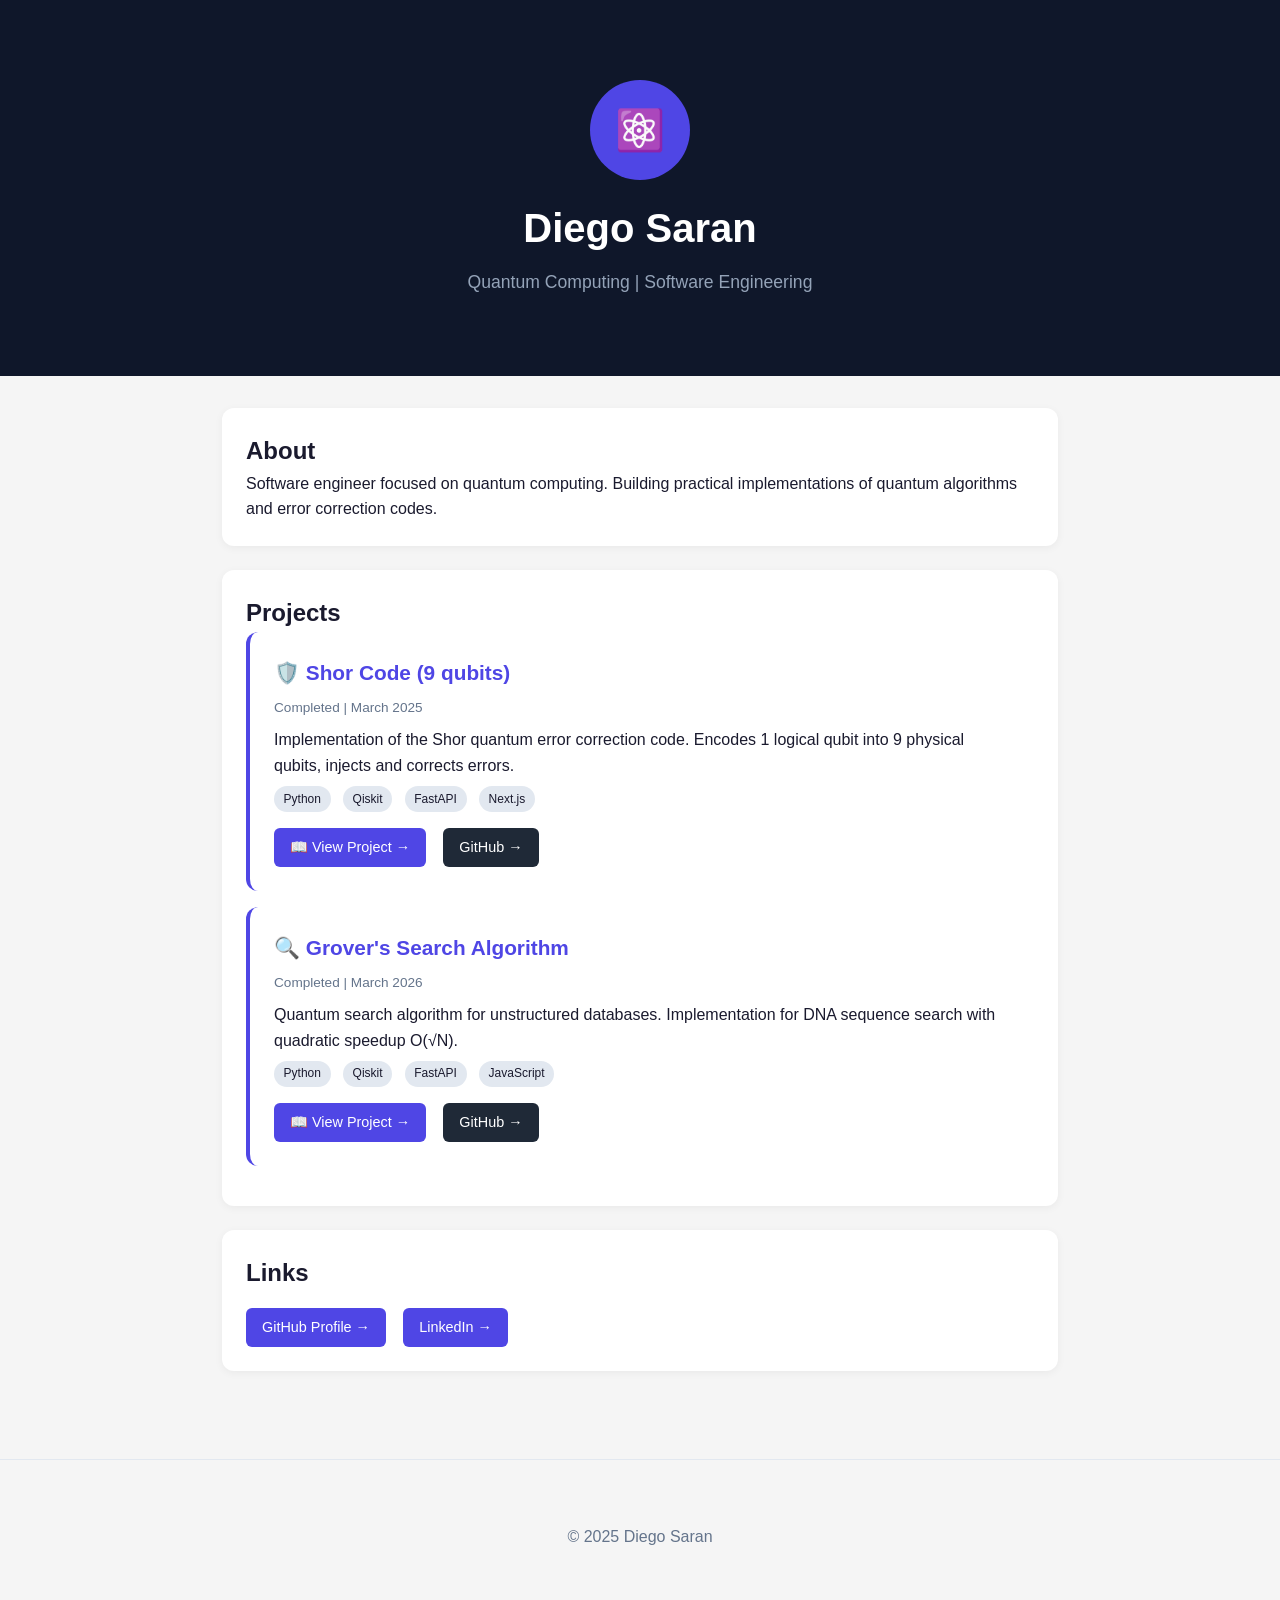
<file: index.html>
<!DOCTYPE html>
<html lang="en">
<head>
    <meta charset="UTF-8">
    <meta name="viewport" content="width=device-width, initial-scale=1.0">
    <title>Diego Saran | Quantum Computing</title>
    <link rel="stylesheet" href="css/style.css">
</head>
<body>
    <header>
        <div class="container">
            <div class="avatar">⚛️</div>
            <h1>Diego Saran</h1>
            <p class="subtitle">Quantum Computing | Software Engineering</p>
        </div>
    </header>

    <div class="container">
        <div class="card">
            <h2>About</h2>
            <p>Software engineer focused on quantum computing. Building practical implementations of quantum algorithms and error correction codes.</p>
        </div>

        <div class="card">
            <h2>Projects</h2>
            
            <div class="project-card">
                <h3 class="project-title">🛡️ Shor Code (9 qubits)</h3>
                <div class="project-meta">Completed | March 2025</div>
                <p>Implementation of the Shor quantum error correction code. Encodes 1 logical qubit into 9 physical qubits, injects and corrects errors.</p>
                <div>
                    <span class="badge">Python</span>
                    <span class="badge">Qiskit</span>
                    <span class="badge">FastAPI</span>
                    <span class="badge">Next.js</span>
                </div>
                <div class="links">
                    <a href="projects/shor-code.html">📖 View Project →</a>
                    <a href="https://github.com/diegosaran/quantum-shor-code-platform" target="_blank" class="github-link">GitHub →</a>
                </div>
            </div>

            <!-- NOVO: GROVER PROJECT -->
            <div class="project-card">
                <h3 class="project-title">🔍 Grover's Search Algorithm</h3>
                <div class="project-meta">Completed | March 2026</div>
                <p>Quantum search algorithm for unstructured databases. Implementation for DNA sequence search with quadratic speedup O(√N).</p>
                <div>
                    <span class="badge">Python</span>
                    <span class="badge">Qiskit</span>
                    <span class="badge">FastAPI</span>
                    <span class="badge">JavaScript</span>
                </div>
                <div class="links">
                    <a href="projects/grover-code.html">📖 View Project →</a>
                    <a href="https://github.com/diegosaran/quantum-grover-platform" target="_blank" class="github-link">GitHub →</a>
                </div>
            </div>
        </div>

        <div class="card">
            <h2>Links</h2>
            <div class="links">
                <a href="https://github.com/diegosaran" target="_blank">GitHub Profile →</a>
                <a href="https://linkedin.com/in/diegosaran" target="_blank">LinkedIn →</a>
            </div>
        </div>
    </div>

    <footer>
        <div class="container">
            <p>© 2025 Diego Saran</p>
        </div>
    </footer>
</body>
</html>
</file>
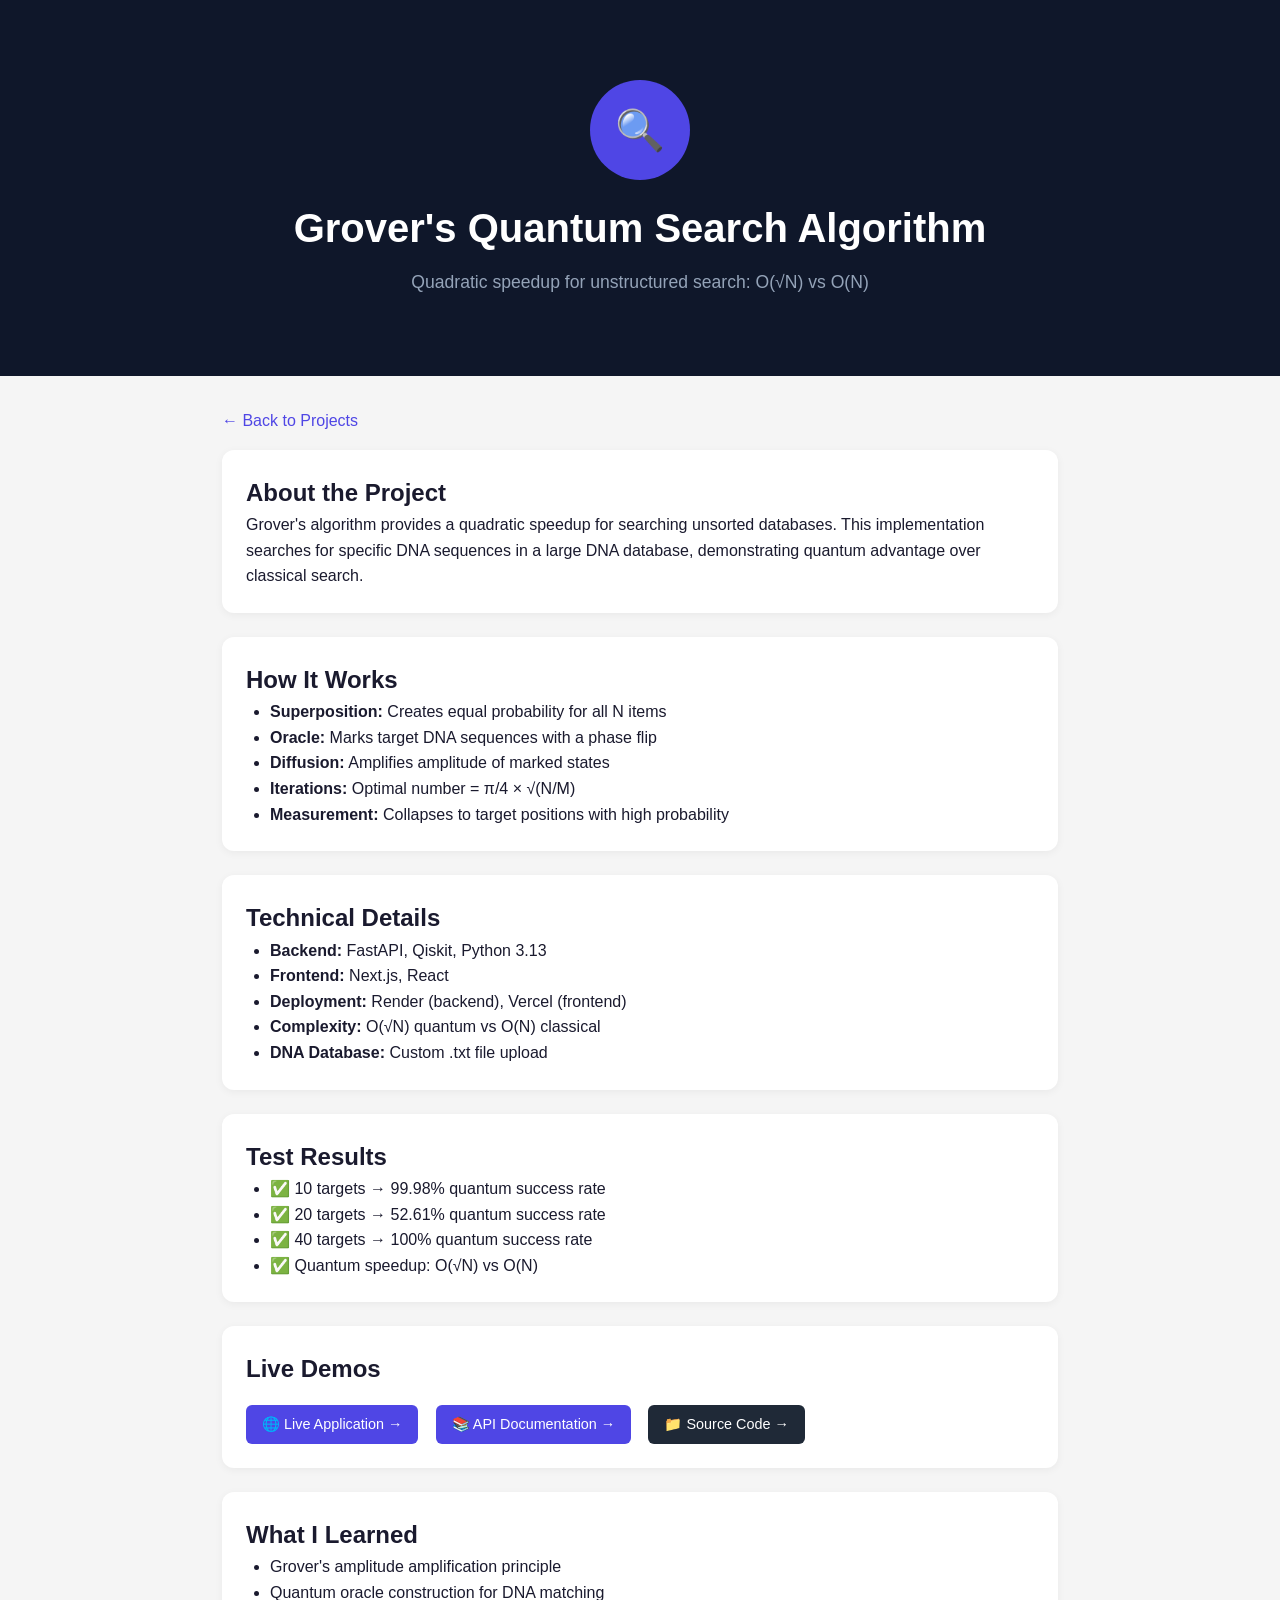
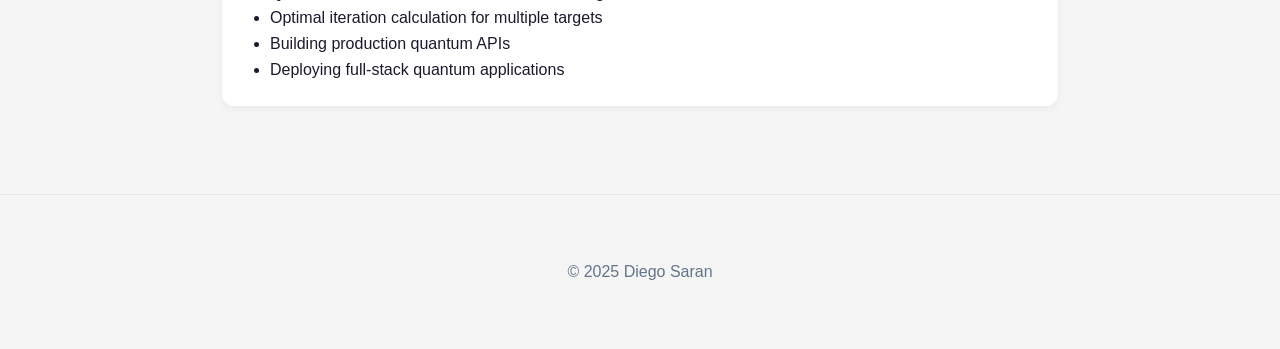
<file: projects/grover-code.html>
<!DOCTYPE html>
<html lang="en">
<head>
    <meta charset="UTF-8">
    <meta name="viewport" content="width=device-width, initial-scale=1.0">
    <title>Grover's Algorithm | Diego Saran</title>
    <link rel="stylesheet" href="../css/style.css">
</head>
<body>
    <header>
        <div class="container">
            <div class="avatar">🔍</div>
            <h1>Grover's Quantum Search Algorithm</h1>
            <p class="subtitle">Quadratic speedup for unstructured search: O(√N) vs O(N)</p>
        </div>
    </header>

    <div class="container">
        <a href="../index.html" class="back-link">← Back to Projects</a>

        <div class="card">
            <h2>About the Project</h2>
            <p>Grover's algorithm provides a quadratic speedup for searching unsorted databases. This implementation searches for specific DNA sequences in a large DNA database, demonstrating quantum advantage over classical search.</p>
        </div>

        <div class="card">
            <h2>How It Works</h2>
            <ul style="margin-left: 1.5rem;">
                <li><strong>Superposition:</strong> Creates equal probability for all N items</li>
                <li><strong>Oracle:</strong> Marks target DNA sequences with a phase flip</li>
                <li><strong>Diffusion:</strong> Amplifies amplitude of marked states</li>
                <li><strong>Iterations:</strong> Optimal number = π/4 × √(N/M)</li>
                <li><strong>Measurement:</strong> Collapses to target positions with high probability</li>
            </ul>
        </div>

        <div class="card">
            <h2>Technical Details</h2>
            <ul style="margin-left: 1.5rem;">
                <li><strong>Backend:</strong> FastAPI, Qiskit, Python 3.13</li>
                <li><strong>Frontend:</strong> Next.js, React</li>
                <li><strong>Deployment:</strong> Render (backend), Vercel (frontend)</li>
                <li><strong>Complexity:</strong> O(√N) quantum vs O(N) classical</li>
                <li><strong>DNA Database:</strong> Custom .txt file upload</li>
            </ul>
        </div>

        <div class="card">
            <h2>Test Results</h2>
            <ul style="margin-left: 1.5rem;">
                <li>✅ 10 targets → 99.98% quantum success rate</li>
                <li>✅ 20 targets → 52.61% quantum success rate</li>
                <li>✅ 40 targets → 100% quantum success rate</li>
                <li>✅ Quantum speedup: O(√N) vs O(N)</li>
            </ul>
        </div>

        <div class="card">
            <h2>Live Demos</h2>
            <div class="links">
                <a href="https://quantum-grover-platform.vercel.app" target="_blank">🌐 Live Application →</a>
                <a href="https://quantum-grover-platform.onrender.com/docs" target="_blank">📚 API Documentation →</a>
                <a href="https://github.com/diegosaran/quantum-grover-platform" target="_blank" class="github-link">📁 Source Code →</a>
            </div>
        </div>

        <div class="card">
            <h2>What I Learned</h2>
            <ul style="margin-left: 1.5rem;">
                <li>Grover's amplitude amplification principle</li>
                <li>Quantum oracle construction for DNA matching</li>
                <li>Optimal iteration calculation for multiple targets</li>
                <li>Building production quantum APIs</li>
                <li>Deploying full-stack quantum applications</li>
            </ul>
        </div>
    </div>

    <footer>
        <div class="container">
            <p>© 2025 Diego Saran</p>
        </div>
    </footer>
</body>
</html>
</file>
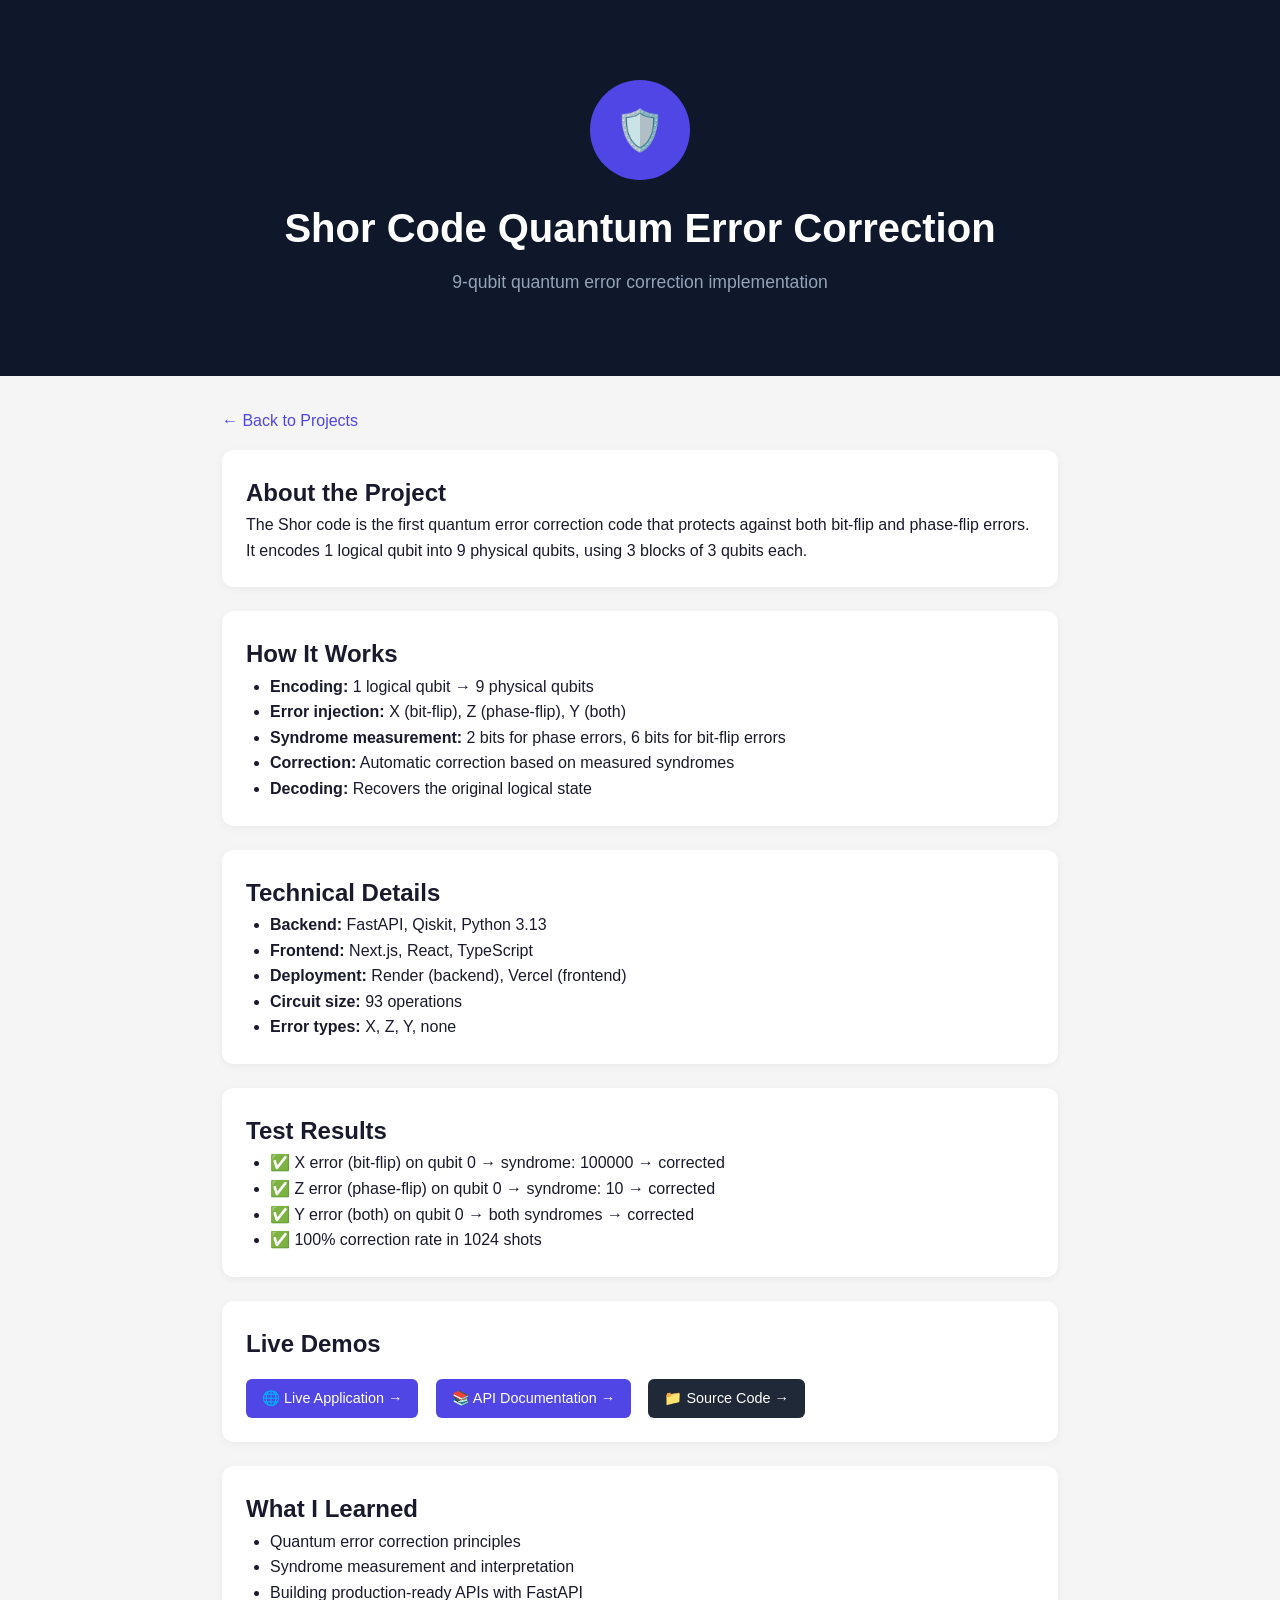
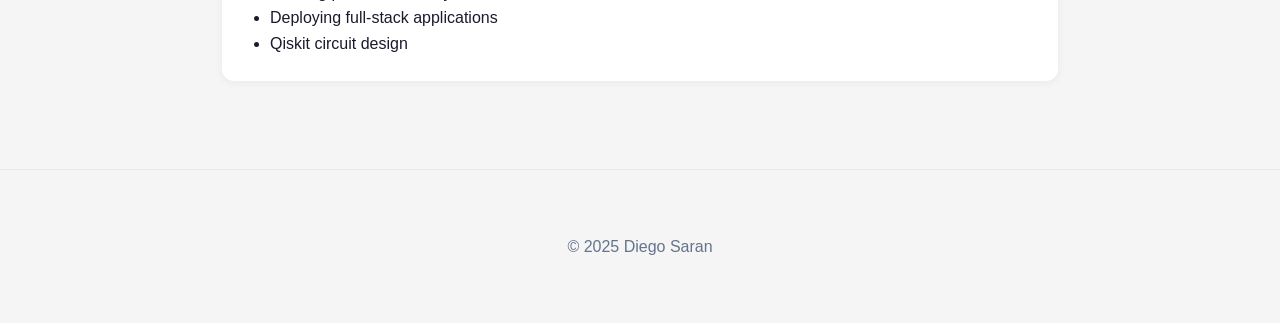
<file: projects/shor-code.html>
<!DOCTYPE html>
<html lang="en">
<head>
    <meta charset="UTF-8">
    <meta name="viewport" content="width=device-width, initial-scale=1.0">
    <title>Shor Code Project | Diego Saran</title>
    <link rel="stylesheet" href="../css/style.css">
</head>
<body>
    <header>
        <div class="container">
            <div class="avatar">🛡️</div>
            <h1>Shor Code Quantum Error Correction</h1>
            <p class="subtitle">9-qubit quantum error correction implementation</p>
        </div>
    </header>

    <div class="container">
        <a href="../index.html" class="back-link">← Back to Projects</a>

        <div class="card">
            <h2>About the Project</h2>
            <p>The Shor code is the first quantum error correction code that protects against both bit-flip and phase-flip errors. It encodes 1 logical qubit into 9 physical qubits, using 3 blocks of 3 qubits each.</p>
        </div>

        <div class="card">
            <h2>How It Works</h2>
            <ul style="margin-left: 1.5rem;">
                <li><strong>Encoding:</strong> 1 logical qubit → 9 physical qubits</li>
                <li><strong>Error injection:</strong> X (bit-flip), Z (phase-flip), Y (both)</li>
                <li><strong>Syndrome measurement:</strong> 2 bits for phase errors, 6 bits for bit-flip errors</li>
                <li><strong>Correction:</strong> Automatic correction based on measured syndromes</li>
                <li><strong>Decoding:</strong> Recovers the original logical state</li>
            </ul>
        </div>

        <div class="card">
            <h2>Technical Details</h2>
            <ul style="margin-left: 1.5rem;">
                <li><strong>Backend:</strong> FastAPI, Qiskit, Python 3.13</li>
                <li><strong>Frontend:</strong> Next.js, React, TypeScript</li>
                <li><strong>Deployment:</strong> Render (backend), Vercel (frontend)</li>
                <li><strong>Circuit size:</strong> 93 operations</li>
                <li><strong>Error types:</strong> X, Z, Y, none</li>
            </ul>
        </div>

        <div class="card">
            <h2>Test Results</h2>
            <ul style="margin-left: 1.5rem;">
                <li>✅ X error (bit-flip) on qubit 0 → syndrome: 100000 → corrected</li>
                <li>✅ Z error (phase-flip) on qubit 0 → syndrome: 10 → corrected</li>
                <li>✅ Y error (both) on qubit 0 → both syndromes → corrected</li>
                <li>✅ 100% correction rate in 1024 shots</li>
            </ul>
        </div>

        <div class="card">
            <h2>Live Demos</h2>
            <div class="links">
                <a href="https://quantum-shor-code-platform.vercel.app" target="_blank">🌐 Live Application →</a>
                <a href="https://quantum-shor-code-platform.onrender.com/docs" target="_blank">📚 API Documentation →</a>
                <a href="https://github.com/diegosaran/quantum-shor-code-platform" target="_blank" class="github-link">📁 Source Code →</a>
            </div>
        </div>

        <div class="card">
            <h2>What I Learned</h2>
            <ul style="margin-left: 1.5rem;">
                <li>Quantum error correction principles</li>
                <li>Syndrome measurement and interpretation</li>
                <li>Building production-ready APIs with FastAPI</li>
                <li>Deploying full-stack applications</li>
                <li>Qiskit circuit design</li>
            </ul>
        </div>
    </div>

    <footer>
        <div class="container">
            <p>© 2025 Diego Saran</p>
        </div>
    </footer>
</body>
</html>
</file>
<file: css/style.css>
* {
    margin: 0;
    padding: 0;
    box-sizing: border-box;
}
body {
    font-family: -apple-system, BlinkMacSystemFont, 'Segoe UI', Roboto, sans-serif;
    background: #f5f5f5;
    color: #1a1a2e;
    line-height: 1.6;
}
.container {
    max-width: 900px;
    margin: 0 auto;
    padding: 2rem;
}
header {
    background: #0f172a;
    color: white;
    padding: 3rem 0;
    text-align: center;
}
.avatar {
    width: 100px;
    height: 100px;
    border-radius: 50%;
    background: #4f46e5;
    margin: 0 auto 1rem;
    display: flex;
    align-items: center;
    justify-content: center;
    font-size: 2.5rem;
}
h1 {
    font-size: 2.5rem;
    margin-bottom: 0.5rem;
}
.subtitle {
    color: #94a3b8;
    font-size: 1.1rem;
}
.card {
    background: white;
    border-radius: 12px;
    padding: 1.5rem;
    margin-bottom: 1.5rem;
    box-shadow: 0 2px 8px rgba(0,0,0,0.05);
}
.project-card {
    background: white;
    border-radius: 12px;
    padding: 1.5rem;
    margin-bottom: 1rem;
    border-left: 4px solid #4f46e5;
    transition: transform 0.2s;
}
.project-card:hover {
    transform: translateX(4px);
}
.project-title {
    font-size: 1.3rem;
    margin-bottom: 0.5rem;
    color: #4f46e5;
}
.project-meta {
    color: #64748b;
    font-size: 0.85rem;
    margin-bottom: 0.5rem;
}
.badge {
    display: inline-block;
    background: #e2e8f0;
    padding: 0.2rem 0.6rem;
    border-radius: 20px;
    font-size: 0.75rem;
    margin-right: 0.5rem;
    margin-top: 0.5rem;
}
.links {
    margin-top: 1rem;
}
.links a, .btn {
    display: inline-block;
    background: #4f46e5;
    color: white;
    text-decoration: none;
    padding: 0.5rem 1rem;
    border-radius: 6px;
    font-size: 0.9rem;
    margin-right: 0.8rem;
    transition: background 0.2s;
}
.links a:hover, .btn:hover {
    background: #4338ca;
}
.links .github-link {
    background: #1f2937;
}
.links .github-link:hover {
    background: #111827;
}
.back-link {
    display: inline-block;
    margin-bottom: 1rem;
    color: #4f46e5;
    text-decoration: none;
}
.back-link:hover {
    text-decoration: underline;
}
footer {
    text-align: center;
    padding: 2rem 0;
    color: #64748b;
    border-top: 1px solid #e2e8f0;
    margin-top: 2rem;
}
@media (max-width: 600px) {
    .container {
        padding: 1rem;
    }
    h1 {
        font-size: 1.8rem;
    }
}
</file>
